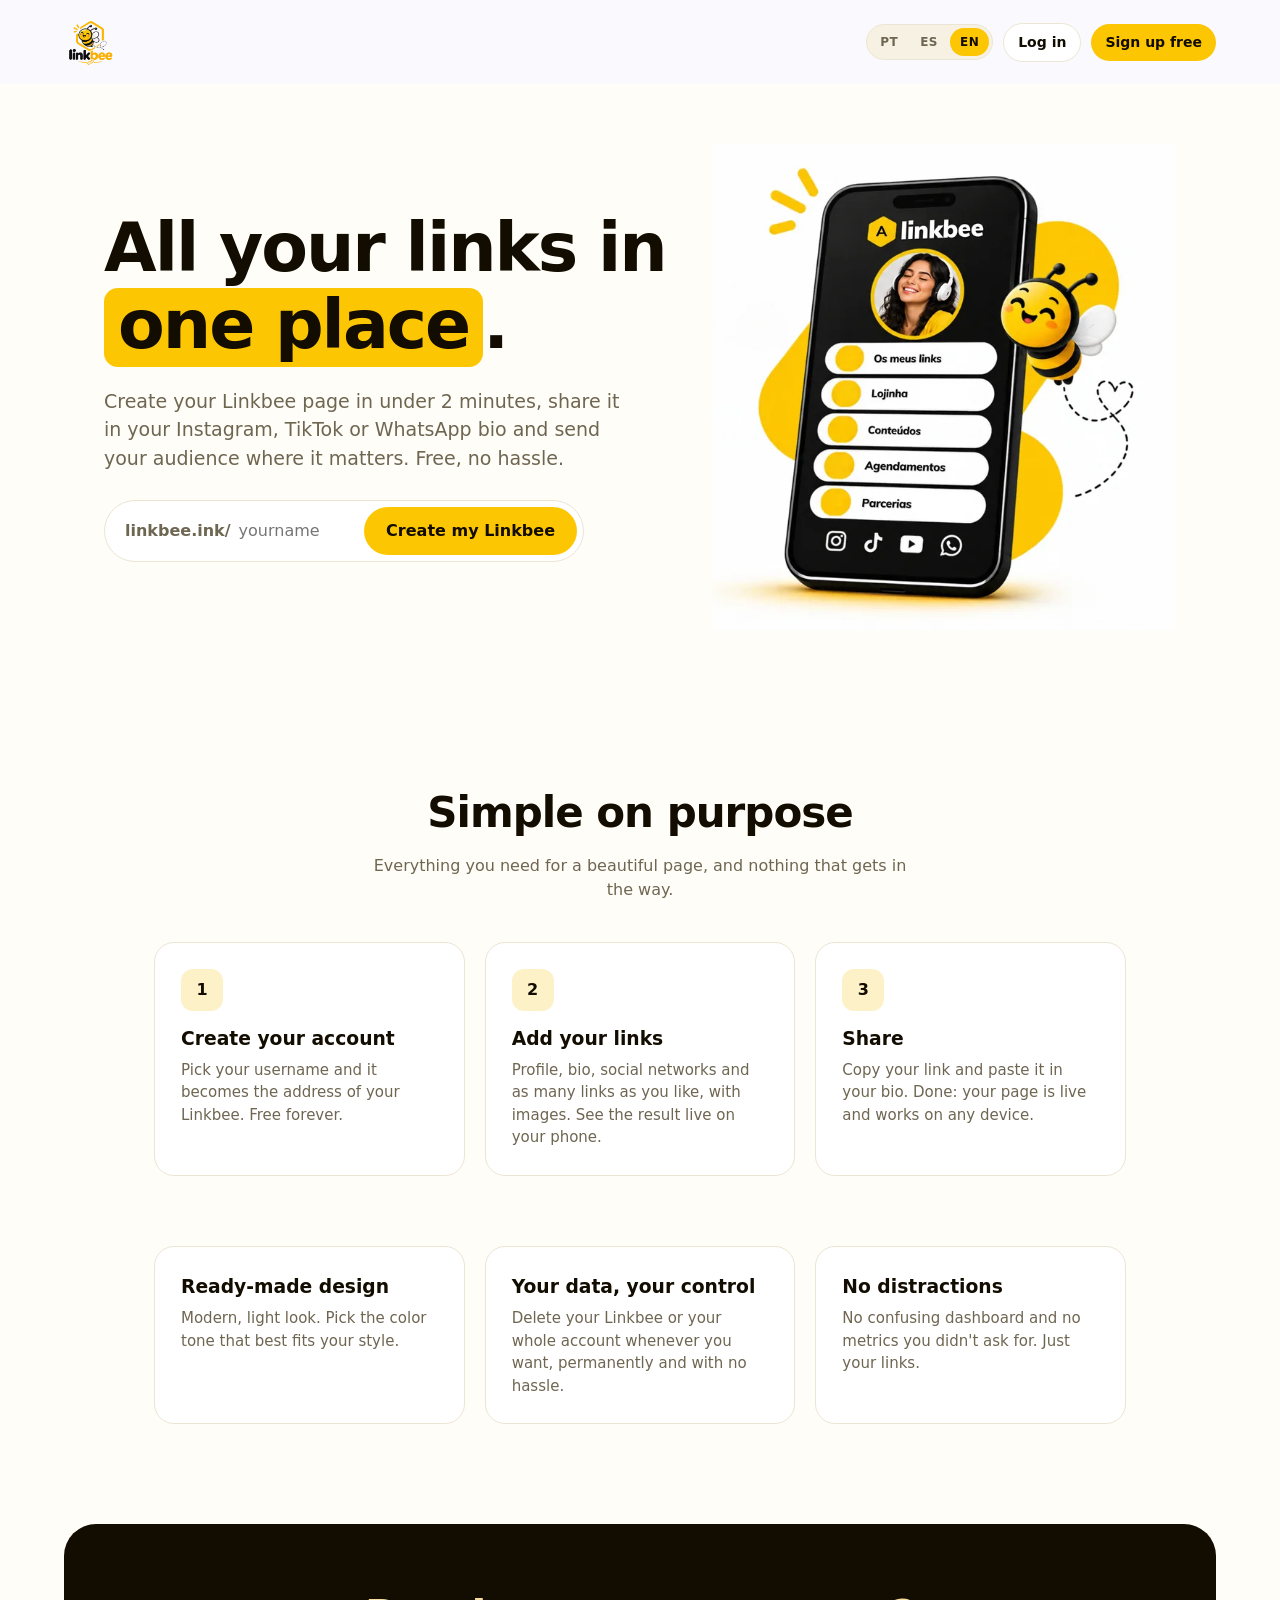
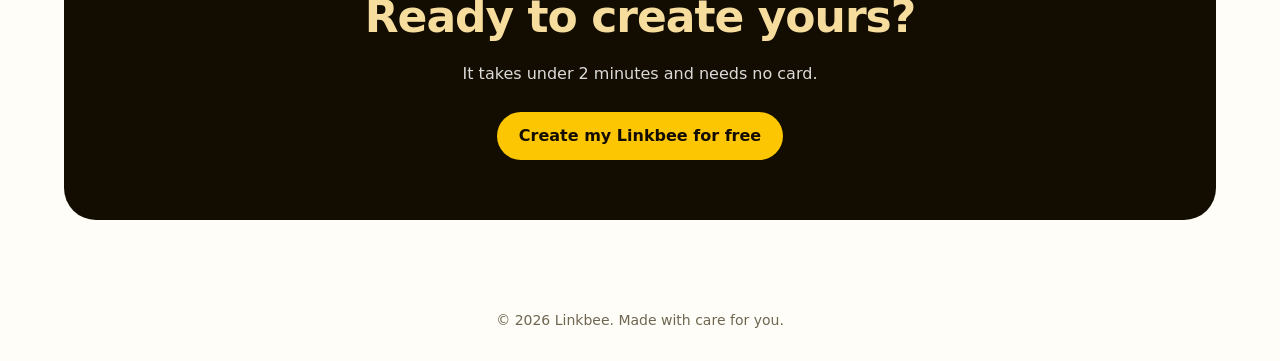
<file: index.html>
<!DOCTYPE html>
<html lang="pt-BR">
<head>
<meta charset="utf-8">
<meta name="viewport" content="width=device-width,initial-scale=1">
<link rel="icon" href="/images/favicon.png" type="image/png">
<title>Linkbee — Seu link na bio, grátis e simples</title>
<meta name="description" data-i18n-content="meta_desc" content="Crie seu Linkbee grátis: uma página única com todos os seus links para Instagram, TikTok e WhatsApp.">
<link rel="preload" as="image" type="image/webp" fetchpriority="high" href="/images/img1-640.webp" imagesrcset="/images/img1-640.webp 640w, /images/img1-1040.webp 1040w" imagesizes="(max-width: 580px) 90vw, 520px">
<link rel="stylesheet" href="/css/style.css">
<script defer src="/js/config.js"></script>
<script defer src="/js/i18n.js"></script>
<script defer src="/js/landing.js"></script>
</head>
<body data-title="title_home">
<header class="nav">
  <a class="logo" href="/"><img src="/images/logo.webp" alt="Linkbee" class="logo-img" width="200" height="210"></a>
  <div class="actions">
    <div class="lang" role="group" data-i18n-aria="lang_aria" aria-label="Idioma"><button type="button" data-lang="pt">PT</button><button type="button" data-lang="es">ES</button><button type="button" data-lang="en">EN</button></div>
    <div class="actions" id="navActions">
      <button class="btn ghost sm" data-auth="login" data-i18n="nav_login">Entrar</button>
      <button class="btn brand sm" data-auth="signup" data-i18n="nav_signup">Cadastre-se grátis</button>
    </div>
  </div>
</header>

<main>
<section class="hero">
  <div>
    <h1><span data-i18n="hero_a">Todos os seus links em</span> <em data-i18n="hero_em">um só lugar</em>.</h1>
    <p data-i18n="hero_p">Crie sua página Linkbee em menos de 2 minutos, compartilhe na bio do Instagram, TikTok ou WhatsApp e leve seu público para onde importa. Sem custo, sem complicação.</p>
    <form class="claim" id="claim">
      <span>linkbee.ink/</span>
      <input id="claimInput" data-i18n-ph="claim_ph" placeholder="seunome" maxlength="30" autocomplete="off">
      <button class="btn brand" type="submit" data-i18n="claim_btn">Criar meu Linkbee</button>
    </form>
  </div>
  <div class="hero-art"><img src="/images/img1-640.webp" srcset="/images/img1-640.webp 640w, /images/img1-1040.webp 1040w" sizes="(max-width: 580px) 90vw, 520px" width="1040" height="1091" fetchpriority="high" data-i18n-alt="hero_alt" alt="Exemplo de página Linkbee" class="hero-img"></div>
</section>

<section class="section">
  <h2 data-i18n="sec1_h">Simples de propósito</h2>
  <p class="sub" data-i18n="sec1_sub">Tudo o que você precisa para ter uma página bonita, e nada que atrapalhe.</p>
  <div class="grid3">
    <div class="card"><div class="num">1</div><h3 data-i18n="step1_h">Crie sua conta</h3><p data-i18n="step1_p">Escolha seu nome de usuário e ele vira o endereço do seu Linkbee. E grátis para sempre.</p></div>
    <div class="card"><div class="num">2</div><h3 data-i18n="step2_h">Adicione seus links</h3><p data-i18n="step2_p">Perfil, bio, redes sociais e quantos links quiser, com imagem. Veja o resultado ao vivo no celular.</p></div>
    <div class="card"><div class="num">3</div><h3 data-i18n="step3_h">Compartilhe</h3><p data-i18n="step3_p">Copie seu link e cole na bio. Pronto: sua página já está no ar e funciona em qualquer dispositivo.</p></div>
  </div>
</section>

<section class="section" style="padding-top:0">
  <div class="grid3">
    <div class="card"><h3 data-i18n="feat1_h">Design pronto</h3><p data-i18n="feat1_p">Visual moderno e leve, escolha o tom de cor que melhor se adapte ao seu estilo.</p></div>
    <div class="card"><h3 data-i18n="feat2_h">Seus dados, seu controle</h3><p data-i18n="feat2_p">Exclua seu Linkbee ou sua conta inteira quando quiser, de forma permanente e sem complicações.</p></div>
    <div class="card"><h3 data-i18n="feat3_h">Sem distração</h3><p data-i18n="feat3_p">Sem painel confuso e sem métricas que você não pediu. Só seus links.</p></div>
  </div>
</section>

<section class="cta">
  <h2 data-i18n="cta_h">Pronto para criar o seu?</h2>
  <p data-i18n="cta_p">Leva menos de 2 minutos e não precisa de cartão.</p>
  <button class="btn" data-auth="signup" data-i18n="cta_btn">Criar meu Linkbee grátis</button>
</section>
</main>
<footer>&copy; <span id="yr"></span> <span data-i18n="footer_txt">Linkbee. Feito com carinho para você.</span></footer>

<dialog id="authDlg">
  <div class="dlg">
    <button class="x" id="closeDlg" data-i18n-aria="close_aria" aria-label="Fechar">&times;</button>
    <a class="logo" href="/"><img src="/images/logo.webp" alt="Linkbee" class="logo-img" width="200" height="210"></a>
    <div class="tabs"><button id="tabLogin" class="on" type="button" data-i18n="tab_login">Entrar</button><button id="tabSignup" type="button" data-i18n="tab_signup">Cadastrar</button></div>
    <button class="btn ghost block" id="googleBtn" type="button" style="margin-top:14px">
      <svg width="18" height="18" viewBox="0 0 48 48"><path fill="#EA4335" d="M24 9.5c3.5 0 6.6 1.2 9.1 3.6l6.8-6.8C35.8 2.4 30.3 0 24 0 14.6 0 6.5 5.4 2.6 13.2l7.9 6.1C12.4 13.6 17.7 9.5 24 9.5z"/><path fill="#4285F4" d="M46.5 24.5c0-1.6-.1-3.1-.4-4.5H24v9h12.7c-.6 3-2.3 5.5-4.8 7.2l7.5 5.8c4.4-4.1 7.1-10.1 7.1-17.5z"/><path fill="#FBBC05" d="M10.5 28.7c-.5-1.4-.8-3-.8-4.7s.3-3.2.8-4.7l-7.9-6.1C.9 16.4 0 20.1 0 24s.9 7.6 2.6 10.8l7.9-6.1z"/><path fill="#34A853" d="M24 48c6.5 0 11.9-2.1 15.9-5.8l-7.5-5.8c-2.1 1.4-4.9 2.3-8.4 2.3-6.3 0-11.6-4.1-13.5-9.8l-7.9 6.1C6.5 42.6 14.6 48 24 48z"/></svg>
      <span data-i18n="google">Continuar com Google</span>
    </button>
    <p id="orTxt" data-i18n="or_email" style="text-align:center;color:var(--mute);font-size:13px;margin:12px 0 0">ou use seu e-mail</p>
    <form id="authForm">
      <div id="userWrap" class="hidden">
        <label for="fUser" data-i18n="lbl_user">Nome de usuário</label>
        <input id="fUser" type="text" data-i18n-ph="claim_ph" placeholder="seunome" maxlength="30" autocomplete="username">
      </div>
      <label for="fEmail" data-i18n="lbl_email">E-mail</label>
      <input id="fEmail" type="email" required autocomplete="email">
      <label for="fPass" data-i18n="lbl_pass">Senha</label>
      <input id="fPass" type="password" required minlength="6" autocomplete="current-password">
      <div id="pass2Wrap" class="hidden">
        <label for="fPass2" data-i18n="lbl_pass2">Repita a senha</label>
        <input id="fPass2" type="password" minlength="6" autocomplete="new-password">
      </div>
      <p class="msg hidden" id="authMsg"></p>
      <button class="btn brand block" id="authBtn" data-i18n="btn_login" style="margin-top:18px">Entrar</button>
      <p style="text-align:center;margin-top:12px"><a href="#" id="forgot" data-i18n="forgot" style="font-size:14px;color:var(--ink);text-decoration:underline;font-weight:600">Esqueci minha senha</a></p>
    </form>

    <form id="resetForm" class="hidden">
      <h2 data-i18n="reset_h" style="margin:18px 0 4px">Recuperar senha</h2>
      <div id="rStep1">
        <p data-i18n="reset_intro" style="color:var(--mute);font-size:14px">Enviaremos um código de 6 dígitos para o seu e-mail.</p>
        <p data-i18n-html="reset_google" style="background:var(--tint);border-radius:12px;padding:10px 12px;font-size:13px;margin-top:10px">Criou sua conta com o Google? Então você não tem senha: é só voltar e clicar em <b>Continuar com Google</b>.</p>
        <label for="rEmail" data-i18n="lbl_email">E-mail</label>
        <input id="rEmail" type="email" required autocomplete="email">
      </div>
      <div id="rStep2" class="hidden">
        <p data-i18n="reset_info" style="color:var(--mute);font-size:14px">Se existir uma conta com esse e-mail, o código chegou na caixa de entrada (veja também o spam). Ele vale por 10 minutos.</p>
        <label for="rCode" data-i18n="lbl_code">Código</label>
        <input id="rCode" type="text" inputmode="numeric" maxlength="6" autocomplete="one-time-code" placeholder="000000">
        <label for="rPass" data-i18n="lbl_newpass">Nova senha</label>
        <input id="rPass" type="password" minlength="6" autocomplete="new-password">
        <label for="rPass2" data-i18n="lbl_newpass2">Repita a nova senha</label>
        <input id="rPass2" type="password" minlength="6" autocomplete="new-password">
      </div>
      <p class="msg hidden" id="rMsg"></p>
      <button class="btn brand block" id="rBtn" data-i18n="btn_send_code" style="margin-top:18px">Enviar código</button>
      <p style="text-align:center;margin-top:12px;font-size:14px">
        <a href="#" id="rResend" class="hidden" data-i18n="resend" style="color:var(--ink);text-decoration:underline;font-weight:600">Reenviar código</a>
        <span id="rSep" class="hidden"> · </span>
        <a href="#" id="rBack" data-i18n="back_login" style="color:var(--ink);text-decoration:underline;font-weight:600">Voltar ao login</a>
      </p>
    </form>
  </div>
</dialog>

</body>
</html>
</file>
<file: css/style.css>
:root{--brand:#fdc603;--brand-d:#f1a201;--ink:#120c01;--mute:#6f6652;--line:#ece5d3;--bg:#fffdf7;--bee:#fdc603;--soft:#f7dd9d;--tint:#fdf1c8;--danger:#d92d4b;--r:16px}
*{box-sizing:border-box;margin:0}
html{scroll-behavior:smooth}
body{font-family:Inter,system-ui,-apple-system,Segoe UI,Roboto,sans-serif;color:var(--ink);background:var(--bg);line-height:1.5}
a{color:inherit;text-decoration:none}
img{max-width:100%}
button,input,textarea{font:inherit;color:inherit}
.hidden{display:none!important}
.logo{display:inline-flex;align-items:center;gap:8px;font-weight:800;font-size:22px;letter-spacing:-.5px}
.logo-img{height:56px;width:auto;display:block}
.dlg .logo-img{height:84px;margin:0 auto}
.btn{display:inline-flex;align-items:center;justify-content:center;gap:8px;border:0;border-radius:999px;padding:12px 22px;font-weight:700;cursor:pointer;background:var(--ink);color:#fff;transition:.15s}
.btn:hover{transform:translateY(-1px)}
.btn:disabled{opacity:.6;cursor:wait;transform:none}
.btn.brand{background:var(--brand);color:var(--ink)}.btn.brand:hover{background:var(--brand-d)}
.btn.ghost{background:#fff;color:var(--ink);border:1px solid var(--line)}
.btn.soft{background:var(--tint);color:var(--ink)}
.btn.danger{background:var(--danger)}
.btn.sm{padding:8px 14px;font-size:14px}
.btn.block{width:100%}
label{display:block;font-size:13px;font-weight:600;margin:12px 0 6px}
input[type=text],input[type=email],input[type=password],input[type=url],textarea{width:100%;border:1.5px solid var(--line);border-radius:12px;padding:11px 14px;background:#fff;outline:none}
input:focus,textarea:focus{border-color:var(--ink)}
textarea{resize:vertical;min-height:80px}
#toast{position:fixed;left:50%;bottom:28px;transform:translate(-50%,20px);background:var(--ink);color:#fff;padding:12px 20px;border-radius:12px;opacity:0;pointer-events:none;transition:.25s;z-index:99;font-weight:600}
#toast.show{opacity:1;transform:translate(-50%,0)}#toast.err{background:var(--danger)}

/* Landing */
.nav{position:sticky;top:0;z-index:10;display:flex;justify-content:space-between;align-items:center;padding:14px 5vw;background:rgba(250,249,255,.85);backdrop-filter:blur(10px)}
.nav .actions{display:flex;gap:10px}
.hero{display:grid;grid-template-columns:1.1fr .9fr;gap:40px;align-items:center;padding:60px 5vw 80px;max-width:1200px;margin:auto}
.hero h1{font-size:clamp(38px,6vw,68px);line-height:1.02;letter-spacing:-2px;font-weight:900}
.hero h1 em{font-style:normal;display:inline-block;background:var(--bee);padding:0 14px 4px;border-radius:14px;color:var(--ink);line-height:1.1;margin-top:6px}
.hero p{font-size:19px;color:var(--mute);margin:20px 0 28px;max-width:520px}
.claim{display:flex;gap:8px;background:#fff;border:1.5px solid var(--line);border-radius:999px;padding:6px 6px 6px 20px;max-width:480px;align-items:center}
.claim span{color:var(--mute);font-weight:600}
.claim input{border:0;padding:8px 0;flex:1;min-width:0;background:none}
.claim input:focus{outline:none}
.hero-art{display:flex;justify-content:center}
.hero-img{width:100%;max-width:520px;height:auto;display:block}
.section{max-width:1100px;margin:auto;padding:70px 5vw}
.section h2{font-size:clamp(28px,4vw,42px);letter-spacing:-1px;text-align:center;font-weight:900}
.section .sub{text-align:center;color:var(--mute);margin:10px auto 40px;max-width:560px}
.grid3{display:grid;grid-template-columns:repeat(3,1fr);gap:20px}
.card{background:#fff;border:1px solid var(--line);border-radius:20px;padding:26px}
.card .num{width:42px;height:42px;border-radius:12px;background:var(--tint);color:var(--ink);display:grid;place-items:center;font-weight:800;margin-bottom:14px}
.card h3{margin-bottom:6px}.card p{color:var(--mute);font-size:15px}
.cta{margin:30px 5vw 60px;border-radius:32px;background:var(--ink);color:#fff;text-align:center;padding:60px 20px}
.cta h2{font-size:clamp(28px,4vw,44px);font-weight:900;letter-spacing:-1px}
.cta p{opacity:.85;margin:12px 0 26px}
.cta .btn{background:var(--brand);color:var(--ink)}
.cta h2{color:var(--soft)}
footer{text-align:center;color:var(--mute);padding:30px;font-size:14px}

/* Modal auth */
dialog{border:0;border-radius:24px;padding:0;max-width:420px;width:92%;margin:auto;box-shadow:0 30px 80px rgba(18,12,1,.35)}
dialog::backdrop{background:rgba(18,12,1,.55);backdrop-filter:blur(3px)}
.dlg{padding:28px}
.tabs{display:flex;background:#f6f1e3;border-radius:999px;padding:4px;margin:14px 0 6px}
.tabs button{flex:1;border:0;background:none;padding:9px;border-radius:999px;font-weight:700;cursor:pointer;color:var(--mute)}
.tabs button.on{background:#fff;color:var(--ink);box-shadow:0 1px 4px rgba(0,0,0,.1)}
.msg{font-size:14px;margin-top:12px;color:var(--danger)}.msg.ok{color:#188a4a}
.x{float:right;border:0;background:none;font-size:26px;cursor:pointer;line-height:1;color:var(--mute)}

/* App (dashboard/conta) */
.topbar{display:flex;justify-content:space-between;align-items:center;padding:12px 4vw;background:#fff;border-bottom:1px solid var(--line);position:sticky;top:0;z-index:5;gap:10px;flex-wrap:wrap}
.topbar nav{display:flex;gap:6px}
.topbar nav a{padding:8px 16px;border-radius:999px;font-weight:700;color:var(--mute)}
.topbar nav a.on{background:var(--tint);color:var(--ink)}
.urlpill{display:flex;align-items:center;gap:8px;background:#f6f1e3;border-radius:999px;padding:6px 6px 6px 14px;font-size:14px;font-weight:600}
.workspace{display:grid;grid-template-columns:minmax(0,1fr) 380px;gap:30px;max-width:1100px;margin:auto;padding:28px 4vw}
.panel{background:#fff;border:1px solid var(--line);border-radius:20px;padding:22px;margin-bottom:18px}
.panel h2{font-size:18px;margin-bottom:4px}
.profile-row{display:flex;gap:16px;align-items:center;margin:10px 0}
.avatar-pick{width:84px;height:84px;border-radius:50%;background:var(--tint);overflow:hidden;display:grid;place-items:center;font-size:30px;font-weight:800;color:var(--ink);flex:none;border:3px solid #fff;box-shadow:0 0 0 1.5px var(--line)}
.avatar-pick img{width:100%;height:100%;object-fit:cover}
.two{display:grid;grid-template-columns:1fr 1fr;gap:0 12px}
.linkcard{display:flex;align-items:center;gap:12px;border:1px solid var(--line);border-radius:16px;padding:12px;margin-top:12px;background:#fff}
.linkcard .ico{width:46px;height:46px;border-radius:12px;object-fit:cover;background:var(--tint);display:grid;place-items:center;font-weight:800;color:var(--ink);flex:none;overflow:hidden}
.linkcard .ico img{width:100%;height:100%;object-fit:cover}
.linkcard .info{flex:1;min-width:0}
.linkcard .info b,.linkcard .info small{display:block;white-space:nowrap;overflow:hidden;text-overflow:ellipsis}
.linkcard .info small{color:var(--mute)}
.iconbtn{border:0;background:#f6f1e3;width:34px;height:34px;border-radius:50%;cursor:pointer;font-size:14px}
.iconbtn:hover{background:var(--soft)}.iconbtn.del:hover{background:#fde3e8;color:var(--danger)}
.switch{position:relative;width:42px;height:24px;flex:none}
.switch input{display:none}
.switch i{position:absolute;inset:0;background:#d6d2e6;border-radius:99px;cursor:pointer;transition:.2s}
.switch i:after{content:"";position:absolute;left:3px;top:3px;width:18px;height:18px;background:#fff;border-radius:50%;transition:.2s}
.switch input:checked+i{background:#22b35e}.switch input:checked+i:after{left:21px}
.empty{text-align:center;color:var(--mute);padding:26px 0 10px}
.danger-zone{border-color:#f5c6cf}
.danger-zone .row{display:flex;justify-content:space-between;gap:16px;align-items:center;padding:14px 0;border-top:1px solid var(--line);flex-wrap:wrap}
.danger-zone .row:first-of-type{border-top:0}
.kv{display:flex;justify-content:space-between;padding:10px 0;border-top:1px solid var(--line);gap:12px}.kv:first-of-type{border-top:0}
.kv span{color:var(--mute)}

/* Phone preview */
.preview-wrap{position:sticky;top:90px;align-self:start}
.phone{width:320px;height:640px;margin:auto;border-radius:48px;border:10px solid #2b2108;overflow:hidden;position:relative;box-shadow:0 20px 60px rgba(253,198,3,.35);background:#120c01}
.phone:before{content:"";position:absolute;top:10px;left:50%;transform:translateX(-50%);width:90px;height:24px;background:#000;border-radius:99px;z-index:2}
.phone .screen{height:100%;overflow-y:auto;scrollbar-width:none}

/* Pagina Linkbee (preview + publica) */
.lb{min-height:100%;padding:60px 18px 30px;text-align:center;display:flex;flex-direction:column;align-items:center;background:var(--lb-bg,#120c01);color:var(--lb-text,#f7dd9d)}
.lb-avatar{width:92px;height:92px;border-radius:50%;background:#fff;overflow:hidden;display:grid;place-items:center;font-size:36px;font-weight:800;color:var(--ink);border:3px solid var(--lb-title,#fdc603);box-shadow:0 4px 18px rgba(0,0,0,.35);flex:none}
.lb-avatar img{width:100%;height:100%;object-fit:cover}
.lb-title{font-size:24px;font-weight:800;margin:14px 0 6px;color:var(--lb-title,#fdc603);letter-spacing:-.5px;word-break:break-word}
.lb-bio{font-weight:500;color:var(--lb-text,#f7dd9d);font-size:14.5px;max-width:340px;white-space:pre-line;word-break:break-word}
.lb-socials{display:flex;gap:16px;margin:16px 0 8px;flex-wrap:wrap;justify-content:center}
.lb-social{color:var(--lb-title,#fdc603);width:28px;height:28px;display:block;transition:.15s}.lb-social:hover{transform:scale(1.15)}
.lb-social svg{width:100%;height:100%}
.lb-links{width:100%;max-width:560px;display:flex;flex-direction:column;gap:12px;margin-top:14px}
.lb-link{display:flex;align-items:center;gap:12px;background:var(--lb-btn,#f7dd9d);border-radius:var(--lb-radius,999px);padding:8px;min-height:58px;color:var(--lb-btn-text,#120c01);transition:.15s;box-shadow:0 2px 8px rgba(0,0,0,.3)}
.lb-link:hover{transform:scale(1.02);filter:brightness(.93)}
.lb-ico{width:42px;height:42px;border-radius:var(--lb-ico-radius,50%);object-fit:cover;flex:none}
.lb-ico-ph{display:grid;place-items:center;background:var(--tint);font-weight:800;color:var(--ink)}
.lb-text{flex:1;text-align:center;padding-right:50px;min-width:0}
.lb-text b{display:block;font-weight:600;font-size:15px;word-break:break-word}
.lb-text small{display:block;font-size:12px;opacity:.6}
.lb-foot{margin-top:auto;padding-top:34px;font-size:13px;color:var(--lb-text,#f7dd9d)}
.lb-foot b{color:var(--lb-title,#fdc603);text-decoration:underline}
body.public{background:#120c01}
body.public .lb{min-height:100vh}
.notfound{min-height:100vh;display:grid;place-items:center;text-align:center;padding:20px}
.notfound h1{font-size:34px;margin-bottom:8px}

@media(max-width:900px){
  .hero{grid-template-columns:1fr;padding-top:30px}.grid3{grid-template-columns:1fr}
  .workspace{grid-template-columns:1fr}.preview-wrap{display:none}
  .phone{height:560px}
}

/* Aparencia */
.theme-grid{display:grid;grid-template-columns:1fr 1fr;gap:10px 14px;margin-top:6px}
.colorrow{display:flex;align-items:center;gap:10px;border:1.5px solid var(--line);border-radius:12px;padding:6px 10px;background:#fff;font-size:14px;font-weight:600}
.colorrow input[type=color]{width:34px;height:34px;border:0;padding:0;background:none;cursor:pointer;border-radius:8px;flex:none}
.colorrow span{flex:1}
.shapes{display:flex;gap:10px;margin-top:6px}
.shapes label{flex:1;margin:0;cursor:pointer}
.shapes input{display:none}
.shapes b{display:block;text-align:center;border:1.5px solid var(--line);padding:10px 4px;font-size:13px;background:#fff}
.shapes input:checked+b{border-color:var(--ink);background:var(--tint)}
.shapes .s-pill{border-radius:999px}.shapes .s-round{border-radius:14px}.shapes .s-square{border-radius:0}
.presets{display:flex;gap:8px;flex-wrap:wrap;margin-top:6px}
.preset{border:1.5px solid var(--line);background:#fff;border-radius:999px;padding:6px 14px;font-weight:700;font-size:13px;cursor:pointer}
.preset:hover{border-color:var(--ink)}

/* Icones de link prontos */
.lb-ico-preset{display:grid;place-items:center}
.lb-ico-preset svg{width:55%;height:55%}
.ico .ico-in.lb-ico-preset{width:100%;height:100%}
.icon-presets{display:flex;gap:10px;flex-wrap:wrap;margin-top:6px}
.icon-presets button{width:46px;height:46px;padding:0;border:2px solid transparent;border-radius:12px;background:none;cursor:pointer;overflow:hidden;box-shadow:0 0 0 1.5px var(--line)}
.icon-presets button.on{border-color:var(--ink);box-shadow:0 0 0 2px var(--brand)}
.icon-presets .ico-in{width:100%;height:100%;border-radius:0}
.avatar-pick .ico-in{width:100%;height:100%;object-fit:cover}
select{width:100%;border:1.5px solid var(--line);border-radius:12px;padding:11px 14px;background:#fff;outline:none}select:focus{border-color:var(--brand)}

/* ===== Responsivo / mobile ===== */
html,body{overflow-x:hidden}
.fab,.preview-close{display:none}
dialog{max-height:92vh;max-height:92dvh;overflow-y:auto}
.lb{min-height:100dvh}
.phone .lb{min-height:100%}

@media(max-width:900px){
  .fab{display:flex;position:fixed;right:16px;bottom:18px;z-index:15;align-items:center;gap:8px;border:0;border-radius:999px;padding:14px 20px;font-weight:800;background:var(--ink);color:#fff;box-shadow:0 8px 24px rgba(18,12,1,.35);cursor:pointer}
  .preview-wrap.open{display:flex;position:fixed;inset:0;z-index:30;background:rgba(18,12,1,.78);align-items:center;justify-content:center;padding:16px}
  .preview-wrap.open .phone{height:min(640px,86dvh);width:min(320px,86vw);margin:0}
  .preview-close{display:grid;place-items:center;position:absolute;top:14px;right:14px;width:42px;height:42px;border:0;border-radius:50%;background:#fff;color:var(--ink);font-size:26px;line-height:1;cursor:pointer;z-index:2}
  body.has-fab{padding-bottom:84px}
}

@media(max-width:600px){
  input[type=text],input[type=email],input[type=password],input[type=url],textarea,select{font-size:16px}
  .nav{padding:10px 4vw}
  .logo-img{height:44px}
  .nav .actions{gap:6px}
  .nav .btn.sm{padding:8px 12px;font-size:13px}
  .hero{padding:16px 5vw 40px;gap:24px}
  .hero p{font-size:16px;margin:14px 0 20px}
  .claim{flex-direction:column;align-items:stretch;border-radius:20px;padding:12px 14px;gap:6px;max-width:none}
  .claim input{padding:6px 0;border-bottom:1px solid var(--line)}
  .claim .btn{width:100%}
  .section{padding:40px 5vw}
  .section .sub{margin-bottom:24px}
  .card{padding:20px}
  .cta{margin:20px 4vw 40px;padding:40px 18px;border-radius:24px}
  .dlg{padding:20px}
  dialog{width:94%;border-radius:20px}
  .topbar{padding:8px 4vw;gap:8px}
  .topbar .logo-img{height:38px}
  .topbar nav{order:3;width:100%;justify-content:center}
  .topbar nav a{flex:1;text-align:center;padding:8px 10px}
  .urlpill{font-size:12px;padding:4px 4px 4px 10px;max-width:60vw}
  .urlpill #urlTxt{overflow:hidden;text-overflow:ellipsis;white-space:nowrap}
  .workspace{padding:16px 4vw;gap:16px}
  .panel{padding:16px;border-radius:16px}
  .two,.theme-grid{grid-template-columns:1fr}
  .profile-row{gap:12px}
  .shapes{gap:6px}.shapes b{font-size:12px;padding:10px 2px}
  .linkcard{flex-wrap:wrap;gap:8px}
  .linkcard .info{flex:1 1 calc(100% - 64px)}
  .linkcard .iconbtn{width:40px;height:40px}
  .linkcard .switch{margin-left:auto}
  .danger-zone .row .btn{width:100%}
  .kv{flex-direction:column;gap:2px}
  .slug-claim{flex-direction:column;align-items:stretch;border-radius:12px;padding:10px 12px!important}
  .slug-claim span{font-size:12px;word-break:break-all}
  .slug-claim input{border-bottom:1px solid var(--line)!important}
  #toast{width:calc(100% - 32px);text-align:center}
  .lb{padding:44px 16px 24px}
  .lb-avatar{width:84px;height:84px}
  .lb-title{font-size:22px}
  .lb-link{min-height:56px}
}

/* Seletor de idioma */
.lang{display:flex;gap:2px;padding:3px;border-radius:999px;background:#f6f1e3;border:1px solid var(--line)}
.lang button{border:0;background:none;cursor:pointer;padding:5px 10px;border-radius:999px;font-weight:800;font-size:12px;letter-spacing:.04em;color:var(--mute);transition:.15s}
.lang button:hover{color:var(--ink)}
.lang button.on{background:var(--brand);color:var(--ink)}
.nav .actions,.topbar .right{display:flex;align-items:center;gap:10px}
@media(max-width:600px){
  .nav .actions{gap:6px}
  .lang button{padding:5px 7px;font-size:11px}
  .topbar .right{gap:6px}
  .urlpill #urlTxt{display:none}
}

/* Topo da pagina inicial em telas estreitas: botoes sempre em uma linha */
.nav .btn{white-space:nowrap}
@media(max-width:430px){
  .nav{padding:10px 3vw}
  .nav .logo-img{height:40px}
  .nav .actions{gap:5px}
  .nav .lang{gap:0;padding:2px}
  .nav .lang button{padding:4px 5px;font-size:10.5px}
  .nav .btn.sm{padding:8px 10px;font-size:12px}
}
</file>
